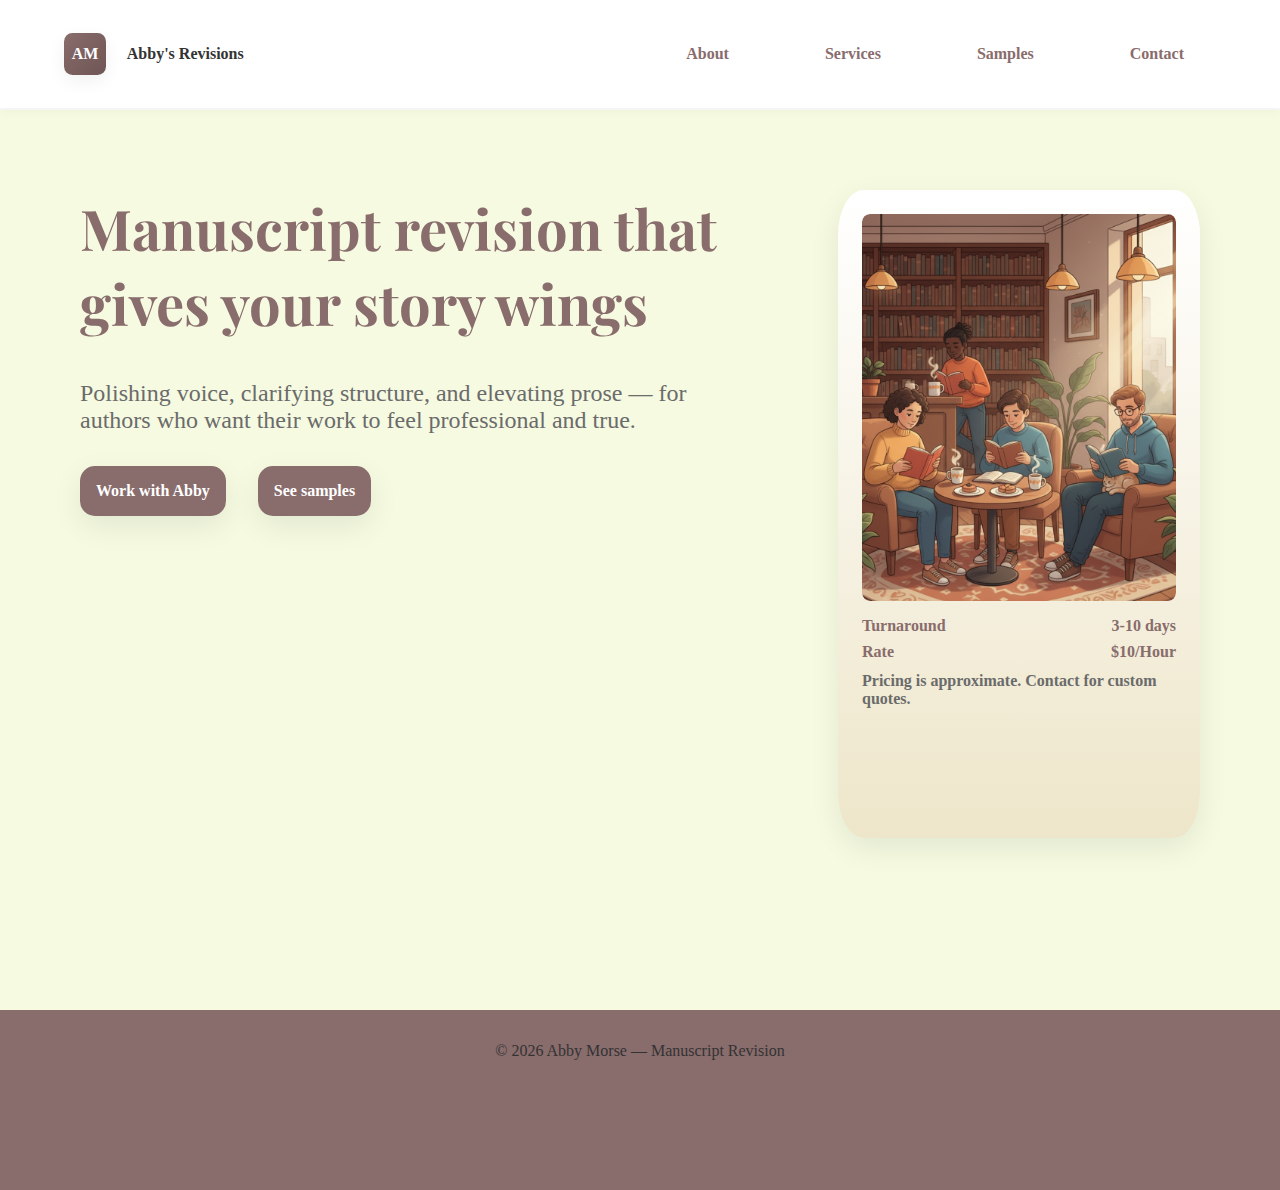
<file: index.html>
<!DOCTYPE html>
<html lang="en">
<head>
  <meta charset="utf-8" />
  <meta name="viewport" content="width=device-width, initial-scale=1" />
  <title>Abby Revisions - Freelance Editor and Proofreader</title>
  <link rel="preconnect" href="https://fonts.gstatic.com" crossorigin>
   <link href="https://cdn.jsdelivr.net/npm/bootstrap@5.0.2/dist/css/bootstrap.min.css" rel="stylesheet" integrity="sha384-EVSTQN3/azprG1Anm3QDgpJLIm9Nao0Yz1ztcQTwFspd3yD65VohhpuuCOmLASjC" crossorigin="anonymous">
  <link href="https://fonts.googleapis.com/css2?family=Inter:wght@400;600&family=Playfair+Display:wght@600;700&display=swap" rel="stylesheet">
  <link rel="stylesheet" href="css/index.css" />
</head>
<body>
  <nav class="top-nav">
    <div class="nameplate">
      <div class="brand">
        <div class="brand-mark">AM</div>
        <a href="index.html">Abby's Revisions</a>
      </div>
    <div class="nav-links" aria-label="Main navigation">
      <a href="about.html">About</a>
      <a href="services.html">Services</a>
      <a href="samples.html">Samples</a>
      <a href="contact.html">Contact</a>
      </div>
    </div>
  </nav>

  <section class="hero">
        <div>
          <h1 class="hero-title">Manuscript revision that gives your story wings</h1>
          <p class="hero-sub">Polishing voice, clarifying structure, and elevating prose — for authors who want their work to feel professional and true.</p>
            <div class="button-container">
              <a class="btn" href="contact.html">Work with Abby</a>
              <a class="btn" href="samples.html">See samples</a>
            </div>
        </div>

        <div class="book-panel">
          <div class="slideshow">
            <div class="slides">
              <img src="images/banner1.png" alt="Slide 1">
              <img src="images/banner2.png" alt="Slide 2">
              <img src="images/banner3.png" alt="Slide 3">
            </div>
          </div>
          <div class="book-meta">
            <div class="meta-row">
              <p>Turnaround</p>
              <p>3-10 days</p>
            </div>
            <div class="meta-row">
              <p>Rate</p>
              <p>$10/Hour</p>
            </div>
            <p id="meta-text">Pricing is approximate. Contact for custom quotes.</p>
          </div>
        </div>
  </section>

  <footer class="footer">
      <p>© <span id="year"></span> Abby Morse — Manuscript Revision</p>
  </footer>

<script src="js/script.js"></script>
</body>
</html>
</file>
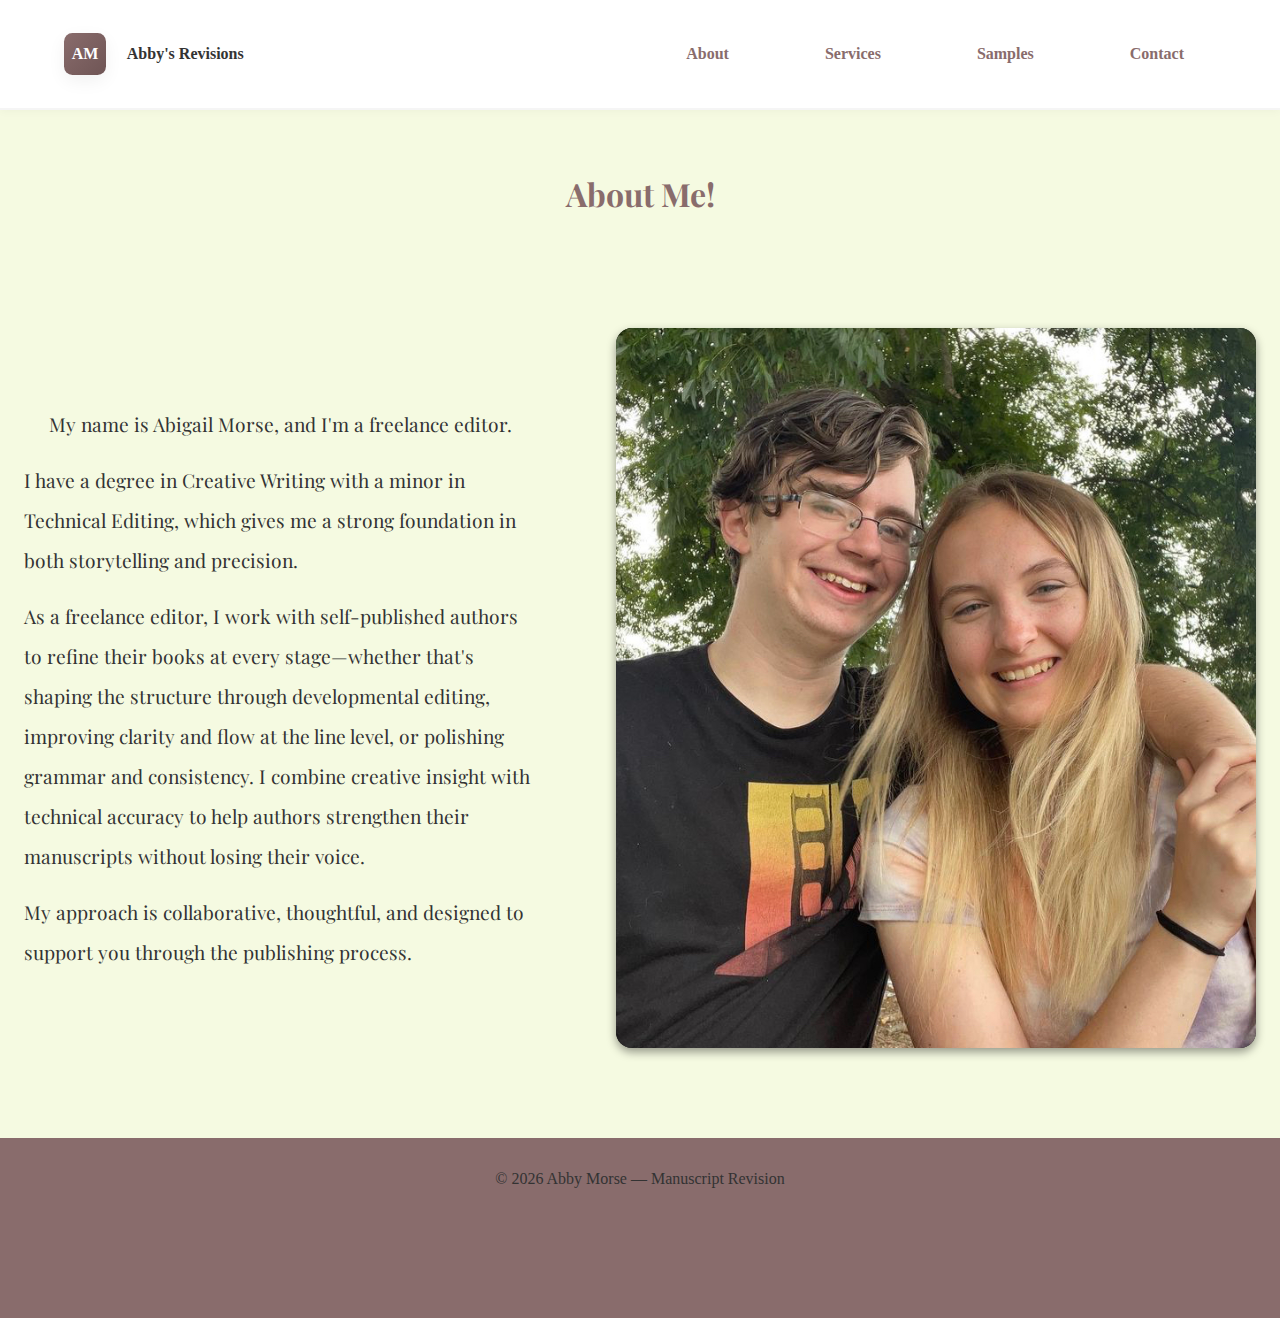
<file: about.html>
<!DOCTYPE html>
<html lang="en">
<head>
  <meta charset="utf-8" />
  <meta name="viewport" content="width=device-width, initial-scale=1" />
  <title>Abby Revisions - About</title>
  <link rel="preconnect" href="https://fonts.gstatic.com" crossorigin>
   <link href="https://cdn.jsdelivr.net/npm/bootstrap@5.0.2/dist/css/bootstrap.min.css" rel="stylesheet" integrity="sha384-EVSTQN3/azprG1Anm3QDgpJLIm9Nao0Yz1ztcQTwFspd3yD65VohhpuuCOmLASjC" crossorigin="anonymous">
  <link href="https://fonts.googleapis.com/css2?family=Inter:wght@400;600&family=Playfair+Display:wght@600;700&display=swap" rel="stylesheet">
  <link rel="stylesheet" href="css/about.css" />
</head>

<body>

  <nav class="top-nav">
    <div class="nameplate">
      <div class="brand">
        <div class="brand-mark">AM</div>
        <a href="index.html">Abby's Revisions</a>
      </div>

      <div class="nav-links" aria-label="Main navigation">
        <a href="about.html">About</a>
        <a href="services.html">Services</a>
        <a href="samples.html">Samples</a>
        <a href="contact.html">Contact</a>
      </div>
    </div>
  </nav>

   <div class="about-title">
         <h1>About Me!</h1>
      </div>
    <section class="about">

      <div class="text-section">
          <p>
            My name is Abigail Morse, and I'm a freelance editor. 
            </p>
            <p>
            I have a degree in Creative Writing with a minor in Technical Editing, which gives me a strong foundation in both storytelling and precision. 
            </p>
            <p>
            As a freelance editor, I work with self-published authors to refine their books at every stage—whether that's shaping the structure through developmental editing, improving clarity and flow at the line level, or polishing grammar and consistency. I combine creative insight with technical accuracy to help authors strengthen their manuscripts without losing their voice. 
            </p>
            <p>
            My approach is collaborative, thoughtful, and designed to support you through the publishing process.
          </p>
      </div>

      <div class="img-section">
          <div class="img-frame">
             <img  id="photo" src="images/Abby.jpg" alt="Abby Morse">
          </div>
      </div>
      </section>

 <footer class="footer">
      <p>© <span id="year"></span> Abby Morse — Manuscript Revision</p>
  </footer>

<script src="js/script.js"></script>

</body>
</html>
</file>
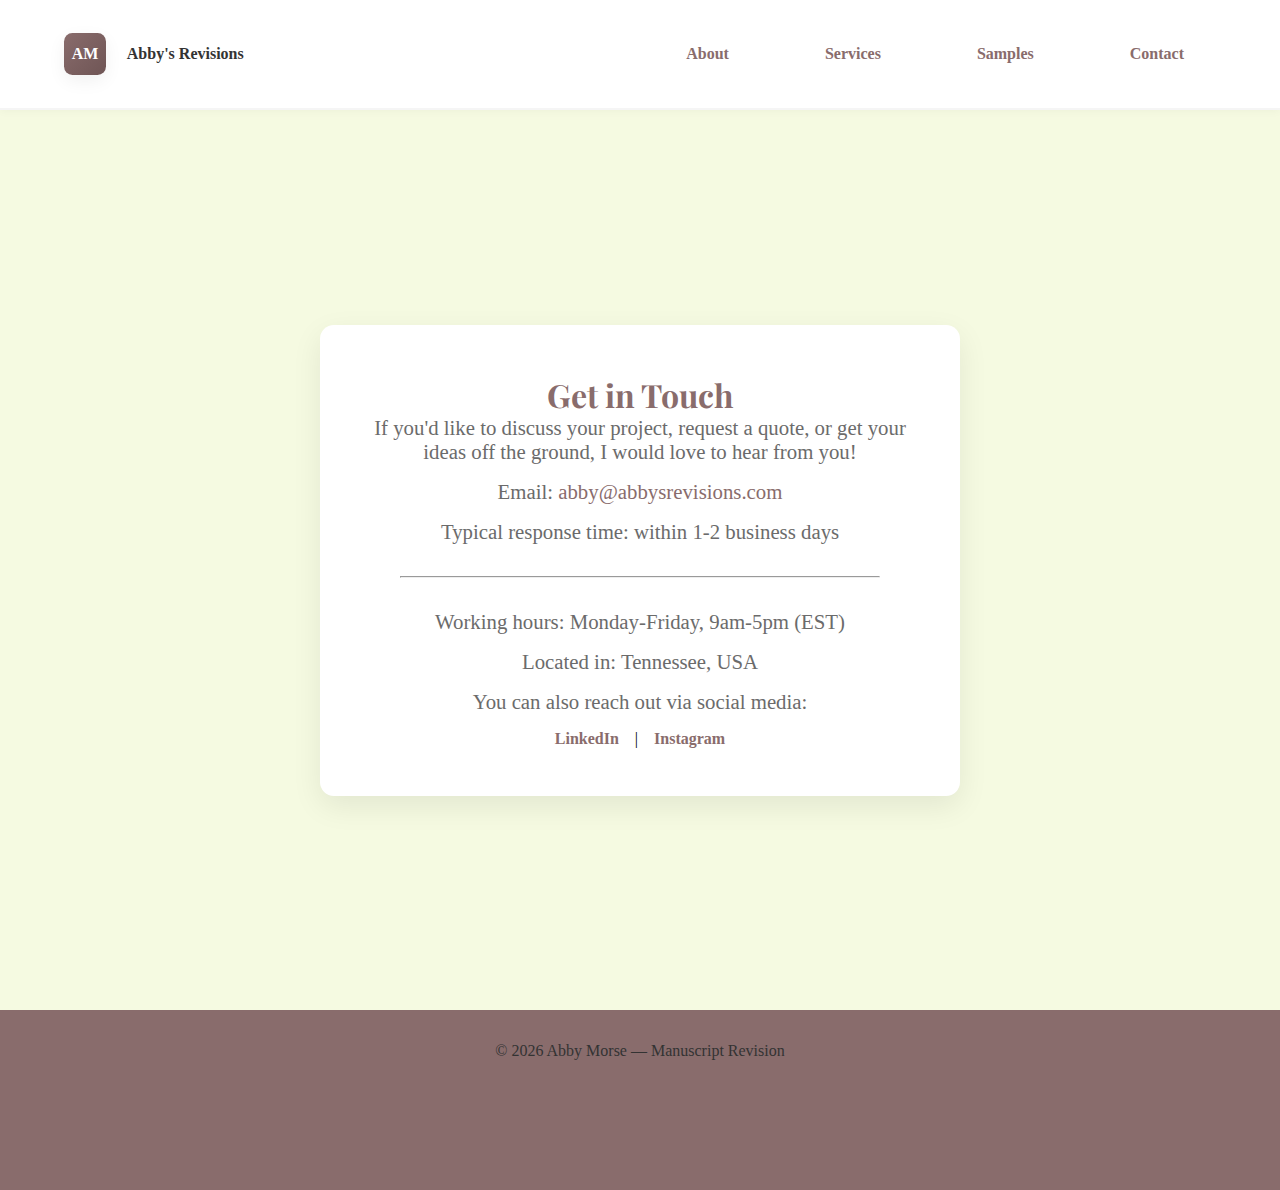
<file: contact.html>
<!DOCTYPE html>
<html lang="en">
<head>
  <meta charset="utf-8" />
  <meta name="viewport" content="width=device-width, initial-scale=1" />
  <title>Abby Revisions - Contact</title>
  <link rel="preconnect" href="https://fonts.gstatic.com" crossorigin>
   <link href="https://cdn.jsdelivr.net/npm/bootstrap@5.0.2/dist/css/bootstrap.min.css" rel="stylesheet" integrity="sha384-EVSTQN3/azprG1Anm3QDgpJLIm9Nao0Yz1ztcQTwFspd3yD65VohhpuuCOmLASjC" crossorigin="anonymous">
  <link href="https://fonts.googleapis.com/css2?family=Inter:wght@400;600&family=Playfair+Display:wght@600;700&display=swap" rel="stylesheet">
  <link rel="stylesheet" href="css/contact.css" />
</head>
<body>
  <nav class="top-nav">
    <div class="nameplate">
      <div class="brand">
        <div class="brand-mark">AM</div>
        <a href="index.html">Abby's Revisions</a>
      </div>
    <div class="nav-links" aria-label="Main navigation">
      <a href="about.html">About</a>
      <a href="services.html">Services</a>
      <a href="samples.html">Samples</a>
      <a href="contact.html">Contact</a>
      </div>
    </div>
  </nav>


<section class="contact-section">
    <div class="contact-card">
      <h1>Get in Touch</h1>
      <p>If you'd like to discuss your project, request a quote, or get your ideas off the ground, I would love to hear from you!</p>

      <p>Email: <a class="email-link" href="mailto:abby@abbysrevisions.com">abby@abbysrevisions.com</a></p>

      <p>Typical response time: within 1-2 business days</p>

      <hr>

      <p>Working hours: Monday-Friday, 9am-5pm (EST)</p>
      <p>Located in: Tennessee, USA</p>

      <p>You can also reach out via social media:</p>
      <div class="contact-links">
        <a href="https://www.linkedin.com/in/abigail-morse-593583376/">LinkedIn</a> 
        <span> | </span>
        <a href="https://www.instagram.com/abbym_13/">Instagram</a>
      </div>

    </div>
  </section>

  <footer class="footer">
      <p>© <span id="year"></span> Abby Morse — Manuscript Revision</p>
  </footer>

<script src="js/script.js"></script>
</body>
</html>
</file>
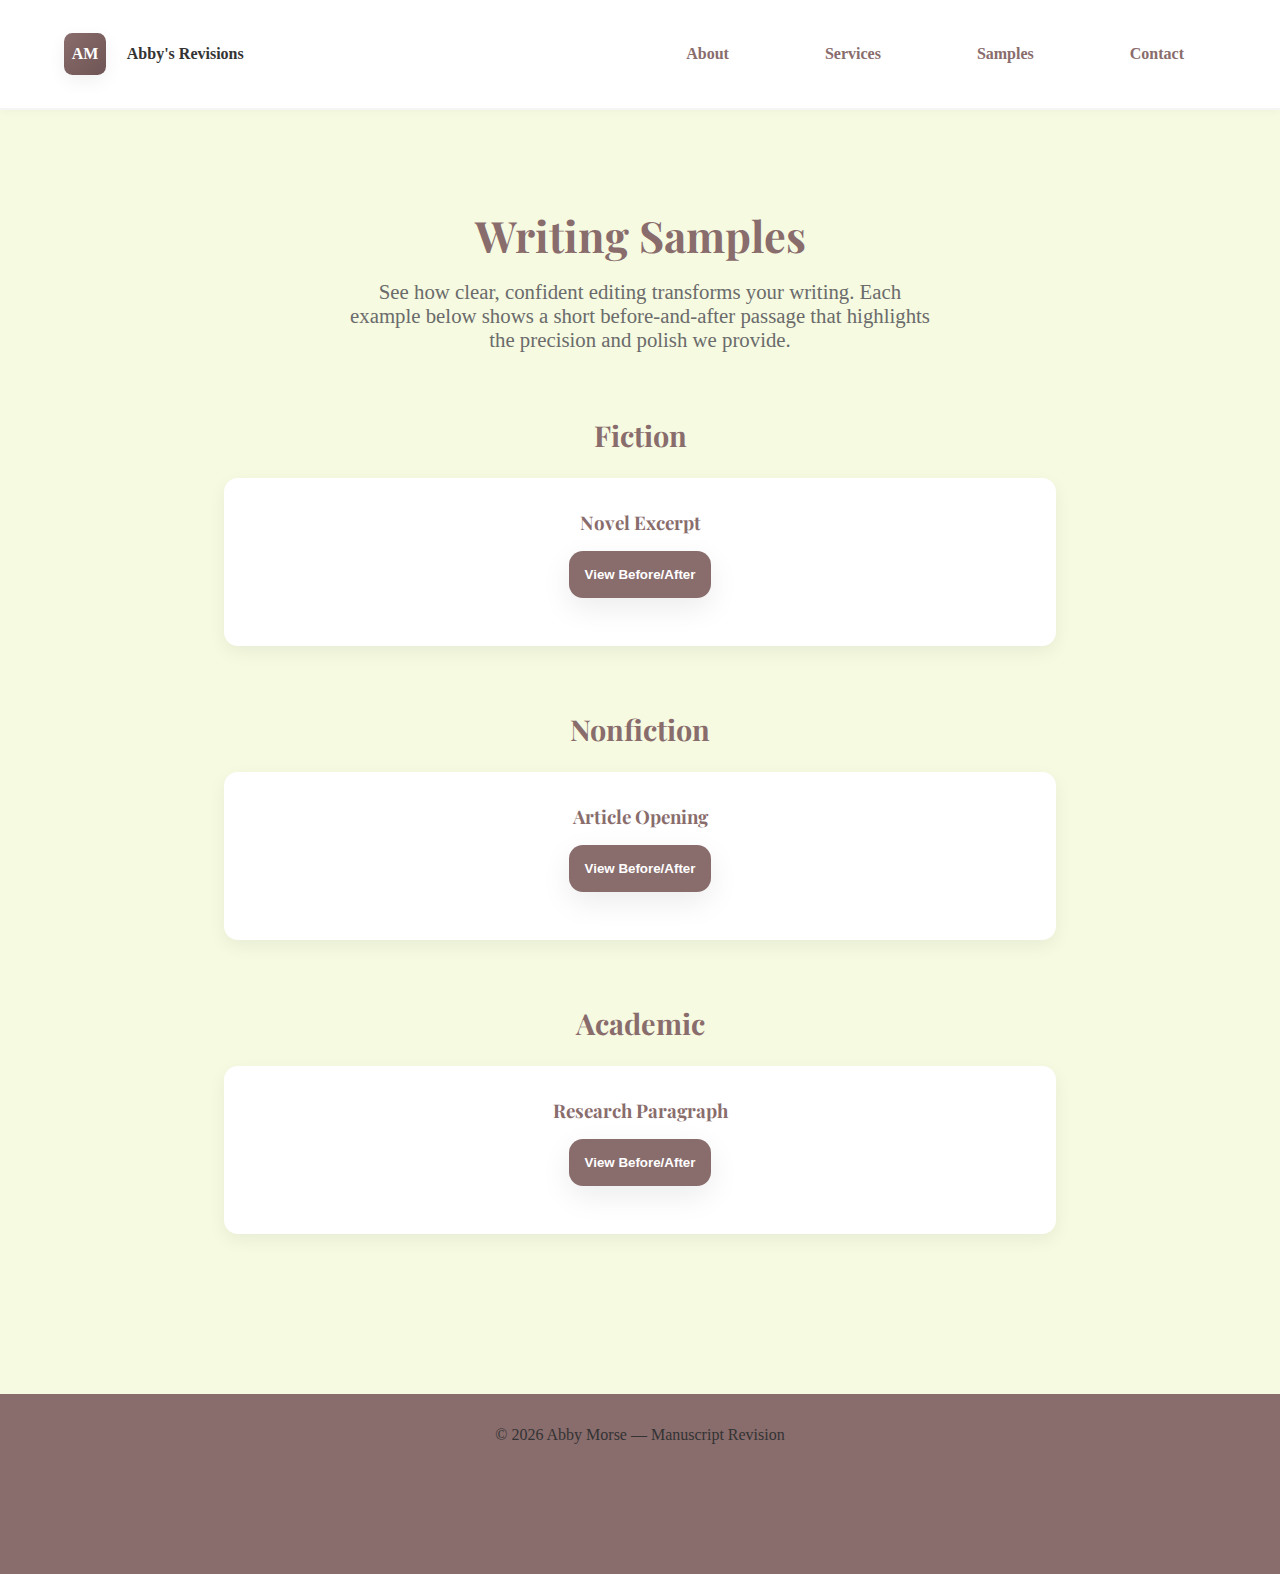
<file: samples.html>
<!DOCTYPE html>
<html lang="en">
<head>
  <meta charset="utf-8" />
  <meta name="viewport" content="width=device-width, initial-scale=1" />
  <title>Abby Revisions - Samples</title>
  <link rel="preconnect" href="https://fonts.gstatic.com" crossorigin>
   <link href="https://cdn.jsdelivr.net/npm/bootstrap@5.0.2/dist/css/bootstrap.min.css" rel="stylesheet" integrity="sha384-EVSTQN3/azprG1Anm3QDgpJLIm9Nao0Yz1ztcQTwFspd3yD65VohhpuuCOmLASjC" crossorigin="anonymous">
  <link href="https://fonts.googleapis.com/css2?family=Inter:wght@400;600&family=Playfair+Display:wght@600;700&display=swap" rel="stylesheet">
  <link rel="stylesheet" href="css/samples.css" />
</head>
<body>
  <nav class="top-nav">
    <div class="nameplate">
      <div class="brand">
        <div class="brand-mark">AM</div>
        <a href="index.html">Abby's Revisions</a>
      </div>
    <div class="nav-links" aria-label="Main navigation">
      <a href="about.html">About</a>
      <a href="services.html">Services</a>
      <a href="samples.html">Samples</a>
      <a href="contact.html">Contact</a>
      </div>
    </div>
  </nav>

  <section class="samples-section">
    <header class="samples-header">
      <h1>Writing Samples</h1>
      <p>See how clear, confident editing transforms your writing. 
        Each example below shows a short before-and-after passage that highlights the precision and polish we provide.</p>
    </header>

    <div class="sample-category">
      <h2>Fiction</h2>
      <div class="sample-card">
        <h3>Novel Excerpt</h3>
        <button class="toggle-btn">View Before/After</button>
        <div class="sample-text">
          <div class="text-block"><strong>Before:</strong><br>The night was quiet, and the sound of her footsteps echoed loudly as she walked down the empty street feeling nervous.</div>
          <div class="text-block"><strong>After:</strong><br>Her footsteps echoed through the still night, each one marking the silence that followed her unease down the deserted street.</div>
        </div>
      </div>
    </div>

    <div class="sample-category">
      <h2>Nonfiction</h2>
      <div class="sample-card">
        <h3>Article Opening</h3>
        <button class="toggle-btn">View Before/After</button>
        <div class="sample-text">
          <div class="text-block"><strong>Before:</strong><br>Many people are unaware of how much time they spend online, and it can affect their focus in negative ways.</div>
          <div class="text-block"><strong>After:</strong><br>Few realize just how much of their day slips away online — and how that constant connection erodes focus and attention over time.</div>
        </div>
      </div>
    </div>

    <div class="sample-category">
      <h2>Academic</h2>
      <div class="sample-card">
        <h3>Research Paragraph</h3>
        <button class="toggle-btn">View Before/After</button>
        <div class="sample-text">
          <div class="text-block"><strong>Before:</strong><br>The study was done to see how students learned best and it found that group work could maybe help them improve scores.</div>
          <div class="text-block"><strong>After:</strong><br>The study examined how students learn most effectively and found that collaborative work significantly improved performance outcomes.</div>
        </div>
      </div>
    </div>
  </section>


  <footer class="footer">
      <p>© <span id="year"></span> Abby Morse — Manuscript Revision</p>
  </footer>

<script src="js/script.js"></script>

</body>
</html>
</file>
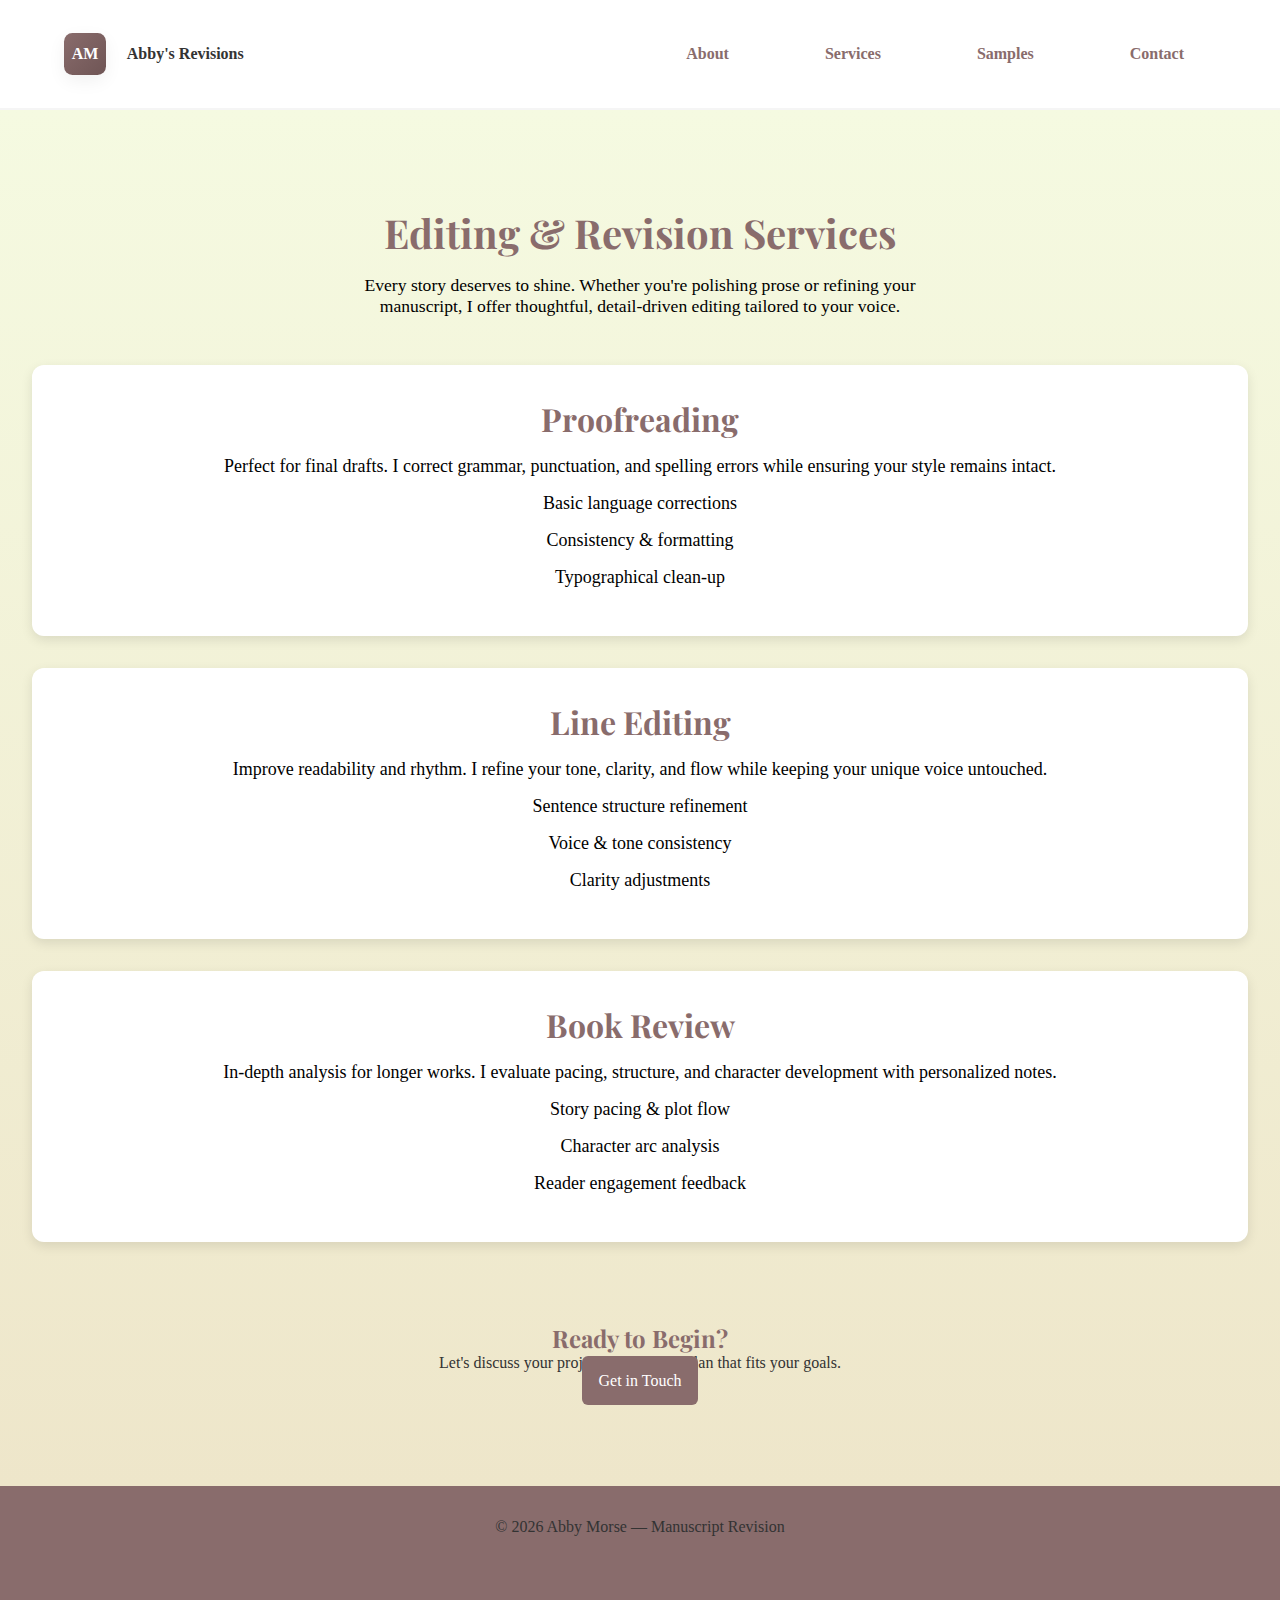
<file: services.html>
<!DOCTYPE html>
<html lang="en">
<head>
  <meta charset="utf-8" />
  <meta name="viewport" content="width=device-width, initial-scale=1" />
  <title>Abby Revisions - Services</title>
  <link rel="preconnect" href="https://fonts.gstatic.com" crossorigin>
   <link href="https://cdn.jsdelivr.net/npm/bootstrap@5.0.2/dist/css/bootstrap.min.css" rel="stylesheet" integrity="sha384-EVSTQN3/azprG1Anm3QDgpJLIm9Nao0Yz1ztcQTwFspd3yD65VohhpuuCOmLASjC" crossorigin="anonymous">
  <link href="https://fonts.googleapis.com/css2?family=Inter:wght@400;600&family=Playfair+Display:wght@600;700&display=swap" rel="stylesheet">
  <link rel="stylesheet" href="css/services.css" />
</head>

<body>

  <!-- NAV -->
  <nav class="top-nav">
    <div class="nameplate">
      <div class="brand">
        <div class="brand-mark">AM</div>
        <a href="index.html">Abby's Revisions</a>
      </div>
      <div class="nav-links" aria-label="Main navigation">
        <a href="about.html">About</a>
        <a href="services.html">Services</a>
        <a href="samples.html">Samples</a>
        <a href="contact.html">Contact</a>
      </div>
    </div>
 </nav>
    <section class="services">
        <div>
            <h1 class="title">Editing & Revision Services</h1>
            <p class="intro">
                Every story deserves to shine. Whether you're polishing prose or refining your manuscript,
                I offer thoughtful, detail-driven editing tailored to your voice.
            </p>

    <div class="service-block">
      <h2>Proofreading</h2>
      <p>Perfect for final drafts. I correct grammar, punctuation, and spelling errors while ensuring your style remains intact.</p>
      <div class="service-list">
        <p>Basic language corrections</p>
        <p>Consistency & formatting</p>
        <p>Typographical clean-up</p>
      </div>
    </div>

    <div class="service-block">
      <h2>Line Editing</h2>
      <p>Improve readability and rhythm. I refine your tone, clarity, and flow while keeping your unique voice untouched.</p>
      <div>
        <p>Sentence structure refinement</p>
        <p>Voice & tone consistency</p>
        <p>Clarity adjustments</p>
      </div>
    </div>

    <div class="service-block">
      <h2>Book Review</h2>
      <p>In-depth analysis for longer works. I evaluate pacing, structure, and character development with personalized notes.</p>
      <div>
        <p>Story pacing & plot flow</p>
        <p>Character arc analysis</p>
        <p>Reader engagement feedback</p>
      </div>
    </div>

    <div class="contact-section">
      <h2>Ready to Begin?</h2>
      <p>Let's discuss your project and create a plan that fits your goals.</p>
      <a href="contact.html" class="btn">Get in Touch</a>
    </div>
  </div>
</section>

  <footer class="footer">
      <p>© <span id="year"></span> Abby Morse — Manuscript Revision</p>
  </footer>

<script src="js/script.js"></script>

</body>
</html>
</file>
<file: css/index.css>
/* Animations */
@keyframes fadeInUp {
  from {
    opacity: 0;
    transform: translateY(20px);
  }
  to {
    opacity: 1;
    transform: translateY(0);
  }
}

/* Base */
* {
  box-sizing: border-box;
  margin: 0;
  padding: 0;
}

/* Color Palette */
:root {
  --accent: #896C6C;         /* deep taupe (headings, primary accent) */
  --accent-dark: #6f5555;    /* hover/darker accent */
  --soft-rose: #E5BEB5;      /* rose beige */
  --parchment: #EEE6CA;      /* pale sand (cards) */
  --ivory: #F5FAE1;          /* soft cream (bg) */
  --charcoal: #333333;       /* body text */
  --muted: #6b6b6b;
  --paper: #ffffff;
  --radius: 14px;
  --shadow: 0 10px 30px rgba(0,0,0,0.08);
  --shadow-soft: 0 6px 18px rgba(0,0,0,0.06);
}

body {
  background: var(--ivory) !important;
}
 
h1,h2,h3 {
  font-family: 'Playfair Display', Georgia, serif;
  color: var(--accent);
}

p {
  color: var(--charcoal);
}

/* Top nav */
.top-nav {
  background-color: var(--paper);
  z-index: 2;   
  border-bottom: 2px solid rgba(0,0,0,0.04);
  box-shadow: 0 2px 8px rgba(0,0,0,0.03);
}

.nameplate{
  width: 90vw;
  margin: auto;
  height: 12vh;
  display: flex;
  align-items: center;
  justify-content: space-between;
  gap: 1rem;
}

.brand {
  display: flex;
  align-items: center;
  gap: 1.3rem;
}

.brand-mark{
  width: 42px;
  height: 42px;
  border-radius: 20%;
  background: linear-gradient(135deg,var(--accent),var(--accent-dark));
  display: flex;
  align-items: center;
  justify-content: center;
  color: var(--paper);
  font-weight: bold;
  box-shadow: var(--shadow-soft);
}

.brand a {
  text-decoration: none;
  color: var(--charcoal);
  font-weight: bold;
  transition: all 0.3s ease;
}

.brand a:hover {
  transform: translateY(-4px) scale(1.05);
}

.nav-links {
  display: flex;
  gap: 2rem;
  align-items: center;
}

.nav-links a {
  color: var(--accent);
  font-weight: bold;
  text-decoration: none;
  padding: 2rem;
  transition: all 0.3s ease;
}

.nav-links a:hover {
  color: var(--accent-dark);
  text-decoration: underline;
  transform: translateY(-4px) scale(1.05);
}

/* Hero */
.hero {
  height: 100vh;
  width: auto;
  position: relative;
  padding: 5rem;
  overflow: hidden;
  display: flex;
  flex-direction: row;
  justify-content: center;
}

.hero-inner {
  position: relative;
  z-index: 1;
  padding: 2rem;
}

.hero-title {
  font-size: 350%;
  margin-bottom: 2.5rem;
  animation: fadeInUp 1s ease-out forwards;
}

.hero-sub {
  color: var(--muted);
  font-size: 1.5rem;
  margin-bottom: 2rem;
}

.button-container {
  display: flex;
  gap: 2rem;
  align-items: center;
  animation: fadeInUp 1s ease-out forwards;
}

.btn {
  background: var(--accent);
  color: var(--paper);
  border: none;
  padding: 1rem;
  border-radius: 15px;
  font-weight: bold;
  cursor: pointer;
  box-shadow: var(--shadow);
  transition: all 0.3s ease;
  text-decoration: none;
}

.btn:hover {
  transform: translateY(-4px) scale(1.05);
  background: var(--accent-dark);
  box-shadow: 0 8px 20px rgba(137, 108, 108, 0.5);
  color: var(--paper);
}

/* Book Panel */
.book-panel {
  height: 72vh;
  width: 50vw;
  margin-left: 10%;
  background: linear-gradient(180deg,var(--paper), var(--parchment));
  border-radius: 7%;
  padding: 1.5rem;
  box-shadow: var(--shadow);
  animation: fadeInUp 1s ease-out forwards;
  transition: all 0.98s ease;
}

.book-panel:hover {
  transform: translateY(-4px) scale(1.05);
  box-shadow: 0 8px 20px rgba(137, 108, 108, 0.5);
}


/* Slideshow */
.slideshow {
  width: 100%;
  height: 43vh;
  overflow: hidden;
  border-radius: 8px;
  margin-bottom: 1rem;
}

.slides {
  display: flex;
  width: 100%;
  height: 100%;
  transition: transform 1s ease-in-out;
}

.slides img {
  flex: 0 0 100%;
  width: 100%;
  height: 100%;
  object-fit: cover;
  border-radius: 8px;
}

.book-meta {
  display: flex;
  flex-direction: column;
  gap: .5rem;
  justify-content: space-between;
  color: var(--muted);
  font-weight: bold;
}

.meta-row{
  display: flex;
  justify-content: space-between;
  color: var(--muted);
  font-weight: bold;
}

.meta-row p {
  color: var(--accent);
}

#meta-text {
  font-size: 1rem;
  color: var(--muted);
  margin-top: 1%;
}

/* Footer */
.footer{
  height: 20vh;
  padding: 2rem;
  color: var(--paper); 
  background: var(--accent);
  text-align: center;
}

/* MOBILE */

/* For tablets and below */
@media (max-width: 992px) {
  .hero {
    flex-direction: column;
    height: auto;
    padding: 3rem 2rem;
    text-align: center;
  }

  .book-panel {
    width: 90%;
    height: auto;
    margin: 3rem auto 0 auto;
  }

  .hero-title {
    font-size: 2.3rem;
  }

  .hero-sub {
    font-size: 1.2rem;
  }

  .button-container {
    justify-content: center;
  }

  .nav-links {
    gap: 1rem;
  }

  .nav-links a {
    padding: 1rem;
  }
}

/* For phones and small screens */
@media (max-width: 600px) {
  .nameplate {
    flex-direction: column;
    height: auto;
    gap: 0.5rem;
  }

  .brand {
    gap: 0.8rem;
  }

  .brand-mark {
    width: 36px;
    height: 36px;
  }

  .nav-links {
    flex-wrap: wrap;
    justify-content: center;
    font-size: 0.9rem;
    gap: 1rem;
  }

  .hero {
    padding: 2rem 1rem;
  }

  .hero-title {
    font-size: 1.8rem;
    margin-bottom: 1.2rem;
  }

  .hero-sub {
    font-size: 1rem;
    margin-bottom: 1.5rem;
  }

  .button-container {
    flex-direction: column;
    gap: 1rem;
  }

  .btn {
    width: 100%;
    text-align: center;
  }

  .book-panel {
    width: 100%;
    border-radius: 10px;
    padding: 1rem;
  }

  .slideshow {
    height: 35vh;
  }

  .meta-row p {
    font-size: 0.9rem;
  }

  #meta-text {
    font-size: 0.8rem;
  }

  .footer {
    font-size: 0.9rem;
    padding: 1.5rem;
  }
}
</file>
<file: css/about.css>
/* Animations */
@keyframes fadeInUp {
  from {
    opacity: 0;
    transform: translateY(20px);
  }
  to {
    opacity: 1;
    transform: translateY(0);
  }
}

/* Base */
* {
  box-sizing: border-box;
  margin: 0;
  padding: 0;
}

/* Color Palette */
:root {
  --accent: #896C6C;         /* deep taupe (headings, primary accent) */
  --accent-dark: #6f5555;    /* hover/darker accent */
  --soft-rose: #E5BEB5;      /* rose beige */
  --parchment: #EEE6CA;      /* pale sand (cards) */
  --ivory: #F5FAE1;          /* soft cream (bg) */
  --charcoal: #333333;       /* body text */
  --muted: #6b6b6b;
  --paper: #ffffff;
  --radius: 14px;
  --shadow: 0 10px 30px rgba(0,0,0,0.08);
  --shadow-soft: 0 6px 18px rgba(0,0,0,0.06);
}

body {
  background: var(--ivory) !important;
}

h1,h2,h3 {
  font-family: 'Playfair Display', Georgia, serif;
  color: var(--accent);
}

p {
  color: var(--charcoal);
}

/* Top nav */
.top-nav {
  background-color: var(--paper);
  z-index: 2;   
  border-bottom: 2px solid rgba(0,0,0,0.04);
  box-shadow: 0 2px 8px rgba(0,0,0,0.03);
}

.nameplate {
  width: 90vw;
  margin: auto;
  height: 12vh;
  display: flex;
  align-items: center;
  justify-content: space-between;
  gap: 1rem;
}

.brand {
  display: flex;
  align-items: center;
  gap: 1.3rem;
}

.brand-mark{
  width: 42px;
  height: 42px;
  border-radius: 20%;
  background:linear-gradient(135deg,var(--accent),var(--accent-dark));
  display: flex;
  align-items: center;
  justify-content: center;
  color: var(--paper);
  font-weight: bold;
  box-shadow:var(--shadow-soft);
}

.brand a {
  text-decoration: none;
  color: var(--charcoal);
  font-weight: bold;
  transition: all 0.3s ease;
}

.brand a:hover {
  transform: translateY(-4px) scale(1.05);
}

.nav-links{
  display: flex;
  gap: 2rem;
  align-items: center;
}

.nav-links a{
  color: var(--accent);
  font-weight: bold;
  text-decoration: none;
  padding: 2rem;
  transition: all 0.3s ease;
}

.nav-links a:hover{
  color: var(--accent-dark);
  text-decoration: underline;
  transform: translateY(-4px) scale(1.05);
}

.about {
  height: 100vh;
  width: 100%;
  display: flex;
  flex-direction: row;
  gap: 5rem;
  padding: 1.5rem;
  animation: fadeInUp 0.8s ease-out forwards;
  align-items: center;
}

.about-title {
  font-family: "Playfair Display", serif;
  display: flex;
  justify-content: center;
  width: 100%;
  height: 10vh;
  align-items: center;
  margin-top: 3%;
  animation: fadeInUp 0.6s ease-out forwards;
}

.text-section {
  font-family: "Playfair Display", serif;
  display: flex;
  flex-direction: column;
  height: auto;
  width: 50%;
  align-items: center;
  gap: 1rem;  
}

.text-section p {
  font-size: larger;
  line-height: 2.5rem;
}

/* Image */
.img-frame {
  position: relative;
  width: 50vw;
  height: 80vh;
  border-radius: 1rem;
  background: #202020;
  overflow: hidden;
  box-shadow: 0 4px 10px rgba(0, 0, 0, 0.4);
}

#photo {
  width: 100%;
  height: 100%;
  object-fit: cover;
  object-position: center;
  display: block;
}

/* Footer */
.footer{
  height: 20vh;
  padding: 2rem;
  color: var(--paper); 
  background: var(--accent);
  text-align: center;
}

/* MOBILE */

/* Tablets and smaller screens */
@media (max-width: 992px) {
  .about {
    flex-direction: column;
    height: auto;
    padding: 3rem 2rem;
    gap: 2rem;
  }

  .about-title {
    margin-top: 2rem;
    height: auto;
  }

  .text-section {
    width: 90%;
    text-align: center;
  }

  .text-section p {
    font-size: 1.1rem;
    line-height: 1.8rem;
  }

  .img-frame {
    width: 80%;
    height: 50vh;
  }

  .nav-links a {
    padding: 1rem;
  }
}

/* Phones and small devices */
@media (max-width: 600px) {
  .nameplate {
    flex-direction: column;
    height: auto;
    gap: 0.5rem;
  }

  .brand {
    gap: 0.8rem;
  }

  .brand-mark {
    width: 36px;
    height: 36px;
  }

  .nav-links {
    flex-wrap: wrap;
    justify-content: center;
    gap: 1rem;
    font-size: 0.9rem;
  }

  .about {
    flex-direction: column;
    align-items: center;
    padding: 2rem 1rem;
    height: auto;
    gap: 1.5rem;
  }

  .about-title h1 {
    font-size: 1.8rem;
    text-align: center;
  }

  .text-section {
    width: 100%;
    text-align: left;
    padding: 0 1rem;
  }

  .text-section p {
    font-size: 1rem;
    line-height: 1.6rem;
  }

  .img-frame {
    width: 100%;
    height: 45vh;
    border-radius: 10px;
  }

  #photo {
    object-position: top center;
  }

  .footer {
    font-size: 0.9rem;
    padding: 1.5rem;
  }
}
</file>
<file: css/contact.css>
/* Animations */
@keyframes fadeInUp {
  from {
    opacity: 0;
    transform: translateY(20px);
  }
  to {
    opacity: 1;
    transform: translateY(0);
  }
}

/* Base */
* {
  box-sizing: border-box;
  margin: 0;
  padding: 0;
}

/* Color Palette */
:root {
  --accent: #896C6C;         /* deep taupe (headings, primary accent) */
  --accent-dark: #6f5555;    /* hover/darker accent */
  --soft-rose: #E5BEB5;      /* rose beige */
  --parchment: #EEE6CA;      /* pale sand (cards) */
  --ivory: #F5FAE1;          /* soft cream (bg) */
  --charcoal: #333333;       /* body text */
  --muted: #6b6b6b;
  --paper: #ffffff;
  --radius: 14px;
  --shadow: 0 10px 30px rgba(0,0,0,0.08);
  --shadow-soft: 0 6px 18px rgba(0,0,0,0.06);
}

body {
  background: var(--ivory) !important;
}
 
h1,h2,h3 {
  font-family: 'Playfair Display', Georgia, serif;
  color: var(--accent);
}

p {
  color: var(--charcoal);
}

/* Top nav */
.top-nav {
  background-color: var(--paper);
  z-index: 2;   
  border-bottom: 2px solid rgba(0,0,0,0.04);
  box-shadow: 0 2px 8px rgba(0,0,0,0.03);
}

.nameplate{
  width: 90vw;
  margin: auto;
  height: 12vh;
  display: flex;
  align-items: center;
  justify-content: space-between;
  gap: 1rem;
}

.brand {
  display: flex;
  align-items: center;
  gap: 1.3rem;
}

.brand-mark{
  width: 42px;
  height: 42px;
  border-radius: 20%;
  background: linear-gradient(135deg,var(--accent),var(--accent-dark));
  display: flex;
  align-items: center;
  justify-content: center;
  color: var(--paper);
  font-weight: bold;
  box-shadow: var(--shadow-soft);
}

.brand a {
  text-decoration: none;
  color: var(--charcoal);
  font-weight: bold;
  transition: all 0.3s ease;
}

.brand a:hover {
  transform: translateY(-4px) scale(1.05);
}

.nav-links {
  display: flex;
  gap: 2rem;
  align-items: center;
}

.nav-links a {
  color: var(--accent);
  font-weight: bold;
  text-decoration: none;
  padding: 2rem;
  transition: all 0.3s ease;
}

.nav-links a:hover {
  color: var(--accent-dark);
  text-decoration: underline;
  transform: translateY(-4px) scale(1.05);
}


/* Contact Section */
.contact-section {
height: 100vh;
width: 100%;
display: flex;
flex-direction: column;
justify-content: center;
align-items: center;
text-align: center;
}

.contact-card {
  background: var(--paper);
  border-radius: var(--radius);
  box-shadow: var(--shadow);
  max-width: 50%;
  padding: 3rem;
  animation: fadeInUp 1s ease-out forwards;
  transition: all 0.98s ease;
}

.contact-card:hover {
  transform: translateY(-4px) scale(1.05);
  box-shadow: 0 8px 20px rgba(137, 108, 108, 0.5);
}

.contact-card p {
font-size: 1.3rem;
color: var(--muted);
margin-bottom: 1rem;
}

.email-link {
  text-decoration: none;
  color: var(--accent);
}

.email-link:hover {
  color: var(--accent-dark);
  text-decoration: underline;
}

.contact-card hr {
  margin: 2rem;
}

.contact-links {
  display: flex;
  justify-content: center;
  gap: 1rem;
}

.contact-links a {
  color: var(--accent);
  font-weight: bold;
  text-decoration: none;
  transition: all 0.3s ease;
}

.contact-links a:hover {
  color: var(--accent-dark);
  text-decoration: underline;
  transform: translateY(-4px) scale(1.05);
}

/* Footer */
.footer{
  height: 20vh;
  padding: 2rem;
  color: var(--paper); 
  background: var(--accent);
  text-align: center;
}

/* MOBILE */

/* Tablets and smaller screens */
@media (max-width: 992px) {
  .nameplate {
    width: 95vw;
    height: auto;
    flex-direction: column;
    align-items: flex-start;
    padding: 1rem 0;
  }

  .nav-links {
    flex-wrap: wrap;
    justify-content: center;
    gap: 1.5rem;
  }

  .nav-links a {
    padding: 1rem;
  }

  .contact-section {
    height: auto;
    padding: 4rem 2rem;
  }

  .contact-card {
    max-width: 80%;
    padding: 2.5rem;
  }

  .contact-card p {
    font-size: 1.1rem;
    line-height: 1.8rem;
  }

  .footer {
    height: auto;
    padding: 2rem;
    font-size: 1rem;
  }
}

/* Phones and small devices */
@media (max-width: 600px) {
  .nameplate {
    flex-direction: column;
    align-items: center;
    text-align: center;
    gap: 0.5rem;
  }

  .brand {
    gap: 0.8rem;
  }

  .brand-mark {
    width: 36px;
    height: 36px;
  }

  .brand a {
    font-size: 1.1rem;
  }

  .nav-links {
    flex-wrap: wrap;
    justify-content: center;
    gap: 0.8rem;
    font-size: 0.9rem;
  }

  .nav-links a {
    padding: 0.8rem;
  }

  .contact-section {
    padding: 3rem 1rem;
    height: auto;
  }

  .contact-card {
    width: 100%;
    max-width: 95%;
    padding: 2rem 1.5rem;
  }

  .contact-card h1 {
    font-size: 1.8rem;
    margin-bottom: 1.5rem;
  }

  .contact-card p {
    font-size: 1rem;
    line-height: 1.6rem;
  }

  .contact-links {
    flex-direction: column;
    gap: 0.5rem;
  }

  .contact-links span {
    display: none;
  }

  .footer {
    font-size: 0.9rem;
    padding: 1.5rem;
  }
}
</file>
<file: css/samples.css>
/* Animations */
@keyframes fadeInUp {
  from {
    opacity: 0;
    transform: translateY(20px);
  }
  to {
    opacity: 1;
    transform: translateY(0);
  }
}

/* Base */
* {
  box-sizing: border-box;
  margin: 0;
  padding: 0;
}

/* Color Palette */
:root {
  --accent: #896C6C;         /* deep taupe (headings, primary accent) */
  --accent-dark: #6f5555;    /* hover/darker accent */
  --soft-rose: #E5BEB5;      /* rose beige */
  --parchment: #EEE6CA;      /* pale sand (cards) */
  --ivory: #F5FAE1;          /* soft cream (bg) */
  --charcoal: #333333;       /* body text */
  --muted: #6b6b6b;
  --paper: #ffffff;
  --radius: 14px;
  --shadow: 0 10px 30px rgba(0,0,0,0.08);
  --shadow-soft: 0 6px 18px rgba(0,0,0,0.06);
}

body {
  background: var(--ivory) !important;
}
 
h1,h2,h3 {
  font-family: 'Playfair Display', Georgia, serif;
  color: var(--accent);
}

p {
  color: var(--charcoal);
}

/* Top nav */
.top-nav {
  background-color: var(--paper);
  z-index: 2;   
  border-bottom: 2px solid rgba(0,0,0,0.04);
  box-shadow: 0 2px 8px rgba(0,0,0,0.03);
}

.nameplate{
  width: 90vw;
  margin: auto;
  height: 12vh;
  display: flex;
  align-items: center;
  justify-content: space-between;
  gap: 1rem;
}

.brand {
  display: flex;
  align-items: center;
  gap: 1.3rem;
}

.brand-mark{
  width: 42px;
  height: 42px;
  border-radius: 20%;
  background: linear-gradient(135deg,var(--accent),var(--accent-dark));
  display: flex;
  align-items: center;
  justify-content: center;
  color: var(--paper);
  font-weight: bold;
  box-shadow: var(--shadow-soft);
}

.brand a {
  text-decoration: none;
  color: var(--charcoal);
  font-weight: bold;
  transition: all 0.3s ease;
}

.brand a:hover {
  transform: translateY(-4px) scale(1.05);
}

.nav-links {
  display: flex;
  gap: 2rem;
  align-items: center;
}

.nav-links a {
  color: var(--accent);
  font-weight: bold;
  text-decoration: none;
  padding: 2rem;
  transition: all 0.3s ease;
}

.nav-links a:hover {
  color: var(--accent-dark);
  text-decoration: underline;
  transform: translateY(-4px) scale(1.05);
}


/* Samples Page Layout */
.samples-section {
  padding: 6rem;
  width: 80%;
  margin: auto;
}

.samples-header {
  text-align: center;
  margin-bottom: 4rem;
  animation: fadeInUp 0.8s ease-out forwards;
  display: flex;
  align-items: center;
  flex-direction: column;
}

.samples-header h1 {
  font-size: 2.7rem;
  margin-bottom: 1rem;
}

.samples-header p {
  color: var(--muted);
  font-size: 1.3rem;
  width: 70%;
}

/* Categories */
.sample-category {
  margin-bottom: 4rem;
  align-items: center;
  text-align: center;
}

.sample-category h2 {
  font-family: 'Playfair Display', serif;
  font-size: 1.8rem;
  color: var(--accent);
  margin-bottom: 1.5rem;
}

/* Sample cards */
.sample-card {
  background: var(--paper);
  border-radius: var(--radius);
  box-shadow: var(--shadow-soft);
  padding: 2rem;
  margin-bottom: 2rem;
  transition: all 0.3s ease;
  animation: fadeInUp 0.6s ease-out forwards;
}

.sample-card:hover {
  transform: translateY(-4px);
  box-shadow: 0 8px 20px rgba(137, 108, 108, 0.3);
}

.sample-card h3 {
  margin-bottom: 1rem;
}

.toggle-btn {
  background: var(--accent);
  color: var(--paper);
  border: none;
  padding: 1rem;
  border-radius: 14px;
  font-weight: bold;
  cursor: pointer;
  box-shadow: var(--shadow);
  transition: all 0.3s ease;
  margin-bottom: 1rem;
}

.toggle-btn:hover {
  background: var(--accent-dark);
  transform: translateY(-2px);
}

.sample-text {
  display: none;
  animation: fadeInUp 0.4s ease-out forwards;
}

.text-block {
  background: var(--parchment);
  padding: 1rem;
  border-radius: 14px;
  margin-bottom: 1rem;
  box-shadow: var(--shadow-soft);
}

.text-block strong { 
  color: var(--accent-dark); 
}

/* Footer */
.footer {
  height: 20vh;
  padding: 2rem;
  color: var(--paper);
  background: var(--accent);
  text-align: center;
}

/* MOBILE */

/* Tablets (<= 992px) */
@media (max-width: 992px) {
  .nameplate {
    width: 95vw;
    height: auto;
    flex-direction: column;
    align-items: flex-start;
    padding: 1rem 0;
  }

  .nav-links {
    flex-wrap: wrap;
    justify-content: center;
    gap: 1.5rem;
  }

  .nav-links a {
    padding: 1rem;
  }

  .samples-section {
    padding: 4rem 2rem;
    width: 90%;
  }

  .samples-header h1 {
    font-size: 2.2rem;
  }

  .samples-header p {
    font-size: 1.1rem;
    width: 90%;
  }

  .sample-card {
    padding: 1.8rem;
  }

  .sample-category h2 {
    font-size: 1.5rem;
  }

  .footer {
    height: auto;
    padding: 2rem;
    font-size: 1rem;
  }
}

/* Phones (<= 600px) */
@media (max-width: 600px) {
  .nameplate {
    flex-direction: column;
    align-items: center;
    text-align: center;
    gap: 0.6rem;
  }

  .brand {
    gap: 0.8rem;
  }

  .brand-mark {
    width: 36px;
    height: 36px;
  }

  .brand a {
    font-size: 1.1rem;
  }

  .nav-links {
    flex-wrap: wrap;
    justify-content: center;
    gap: 0.8rem;
    font-size: 0.9rem;
  }

  .nav-links a {
    padding: 0.8rem;
  }

  .samples-section {
    padding: 3rem 1rem;
    width: 95%;
  }

  .samples-header h1 {
    font-size: 1.8rem;
    margin-bottom: 1rem;
  }

  .samples-header p {
    font-size: 1rem;
    line-height: 1.6rem;
    width: 100%;
  }

  .sample-card {
    padding: 1.5rem;
    margin-bottom: 1.5rem;
  }

  .sample-card h3 {
    font-size: 1.2rem;
  }

  .toggle-btn {
    width: 100%;
    padding: 0.9rem;
    font-size: 0.95rem;
  }

  .text-block {
    padding: 0.9rem;
    font-size: 0.95rem;
    line-height: 1.6rem;
  }

  .footer {
    font-size: 0.9rem;
    padding: 1.5rem;
  }
}
</file>
<file: css/services.css>
/* Animations */
@keyframes fadeInUp {
  from {
    opacity: 0;
    transform: translateY(20px);
  }
  to {
    opacity: 1;
    transform: translateY(0);
  }
}

/* Base */
* {
  box-sizing: border-box;
  margin: 0;
  padding: 0;
}
 
/* Color Palette */
:root {
  --accent: #896C6C;         /* deep taupe (headings, primary accent) */
  --accent-dark: #6f5555;    /* hover/darker accent */
  --soft-rose: #E5BEB5;      /* rose beige */
  --parchment: #EEE6CA;      /* pale sand (cards) */
  --ivory: #F5FAE1;          /* soft cream (bg) */
  --charcoal: #333333;       /* body text */
  --muted: #6b6b6b;
  --paper: #ffffff;
  --radius: 14px;
  --shadow: 0 10px 30px rgba(0,0,0,0.08);
  --shadow-soft: 0 6px 18px rgba(0,0,0,0.06);
}

body {
  background: var(--ivory) !important;
}

h1,h2,h3 {
  font-family: 'Playfair Display', Georgia, serif;
  color: var(--accent);
}

p {
  color: var(--charcoal);
}

/* Top nav */
.top-nav {
  background-color: var(--paper);
  z-index: 2;   
  border-bottom: 2px solid rgba(0,0,0,0.04);
  box-shadow: 0 2px 8px rgba(0,0,0,0.03);
}

.nameplate {
  width: 90vw;
  margin: auto;
  height: 12vh;
  display: flex;
  align-items: center;
  justify-content: space-between;
  gap: 1rem;
}

.brand {
  display: flex;
  align-items: center;
  gap: 1.3rem;
}

.brand-mark {
  width: 42px;
  height: 42px;
  border-radius: 20%;
  background: linear-gradient(135deg,var(--accent),var(--accent-dark));
  display: flex;
  align-items: center;
  justify-content: center;
  color: var(--paper);
  font-weight: bold;
  box-shadow: var(--shadow-soft);
}

.brand a {
  text-decoration: none;
  color: var(--charcoal);
  font-weight: bold;
  transition: all 0.3s ease;
}

.brand a:hover {
  transform: translateY(-4px) scale(1.05);
}

.nav-links {
  display: flex;
  gap: 2rem;
  align-items: center;
}

.nav-links a {
  color: var(--accent);
  font-weight: bold;
  text-decoration: none;
  padding: 2rem;
  transition: all 0.3s ease;
}

.nav-links a:hover {
  color: var(--accent-dark);
  text-decoration: underline;
  transform: translateY(-4px) scale(1.05);
}

/* Services Section */
.services {
  background: linear-gradient(180deg, var(--ivory, #fdfcf8), var(--parchment, #f5f0e6));
  padding: 6rem 2rem;
  text-align: center;
}

.title {
  font-family: "Playfair Display", serif;
  font-size: 2.5rem;
  margin-bottom: 1rem;
  animation: fadeInUp 0.3s ease-out forwards;
}

.intro {
  font-size: 1.1rem;
  color: var(--text-muted);
  margin-bottom: 3rem;
  width: 45vw;
  margin-left: auto;
  margin-right: auto;
  animation: fadeInUp 0.5s ease-out forwards;
}

.service-block {
  display: flex;
  flex-direction: column;
  align-items: center;
  background: var(--paper);
  border-radius: 12px;
  box-shadow: 0 4px 12px rgba(0,0,0,0.1);
  padding: 2rem;
  margin-bottom: 2rem;
  animation: fadeInUp 0.8s ease-out forwards;
}

.service-block h2 {
  color: var(--accent);
  margin-bottom: 1rem;
  font-size: 2rem;
}

.service-block p {
  color: var(--text-muted);
  margin-bottom: 1rem;
  font-size: large;
}

.service-list {
  display: flex;
  align-items: center;
  flex-direction: column;
}

/* Contact Section */
.contact-section {
  margin-top: 5rem;
}

 .btn {
  background: var(--accent);
  color: var(--paper);
  padding: 1rem;
  border-radius: 6px;
  text-decoration: none;
  transition: 0.3s ease;
}

.btn:hover {
  transform: translateY(-4px) scale(1.05);
  background: var(--accent-dark);
  box-shadow: 0 8px 20px rgba(137, 108, 108, 0.5);
  color: var(--paper);
}

 /* Footer */
  .footer{
    height: 20vh;
    padding: 2rem;
    color: var(--paper); 
    background: var(--accent);
    text-align: center;
  }

/* MOBILE */

@media (max-width: 992px) {
  /* Tablet adjustments */
  .nameplate {
    flex-direction: column;
    height: auto;
    padding: 1rem 0;
  }

  .nav-links {
    gap: 1rem;
    flex-wrap: wrap;
  }

  .intro {
    width: 80vw;
  }

  .service-block {
    width: 85%;
    margin: 1.5rem auto;
  }
}

@media (max-width: 768px) {
  /* Smaller tablets and large phones */
  .nav-links a {
    padding: 1rem;
    font-size: 0.95rem;
  }

  .title {
    font-size: 2rem;
  }

  .intro {
    font-size: 1rem;
    width: 90%;
  }

  .service-block h2 {
    font-size: 1.5rem;
  }

  .service-block p {
    font-size: 1rem;
  }

  .btn {
    padding: 0.9rem 1.5rem;
    font-size: 1rem;
  }
}

@media (max-width: 576px) {
  /* Phones */
  .top-nav {
    position: relative;
    padding: 1rem 0;
  }

  .nameplate {
    flex-direction: column;
    align-items: center;
    text-align: center;
  }

  .brand {
    flex-direction: column;
    gap: 0.5rem;
  }

  .nav-links {
    flex-direction: column;
    gap: 0.5rem;
  }

  .services {
    padding: 3rem 1rem;
  }

  .title {
    font-size: 1.8rem;
  }

  .intro {
    width: 100%;
    font-size: 0.95rem;
  }

  .service-block {
    width: 100%;
    padding: 1.5rem;
  }

  .contact-section {
    margin-top: 3rem;
  }

  .footer {
    height: auto;
    padding: 1.5rem 0.5rem;
    font-size: 0.9rem;
  }
}
</file>
